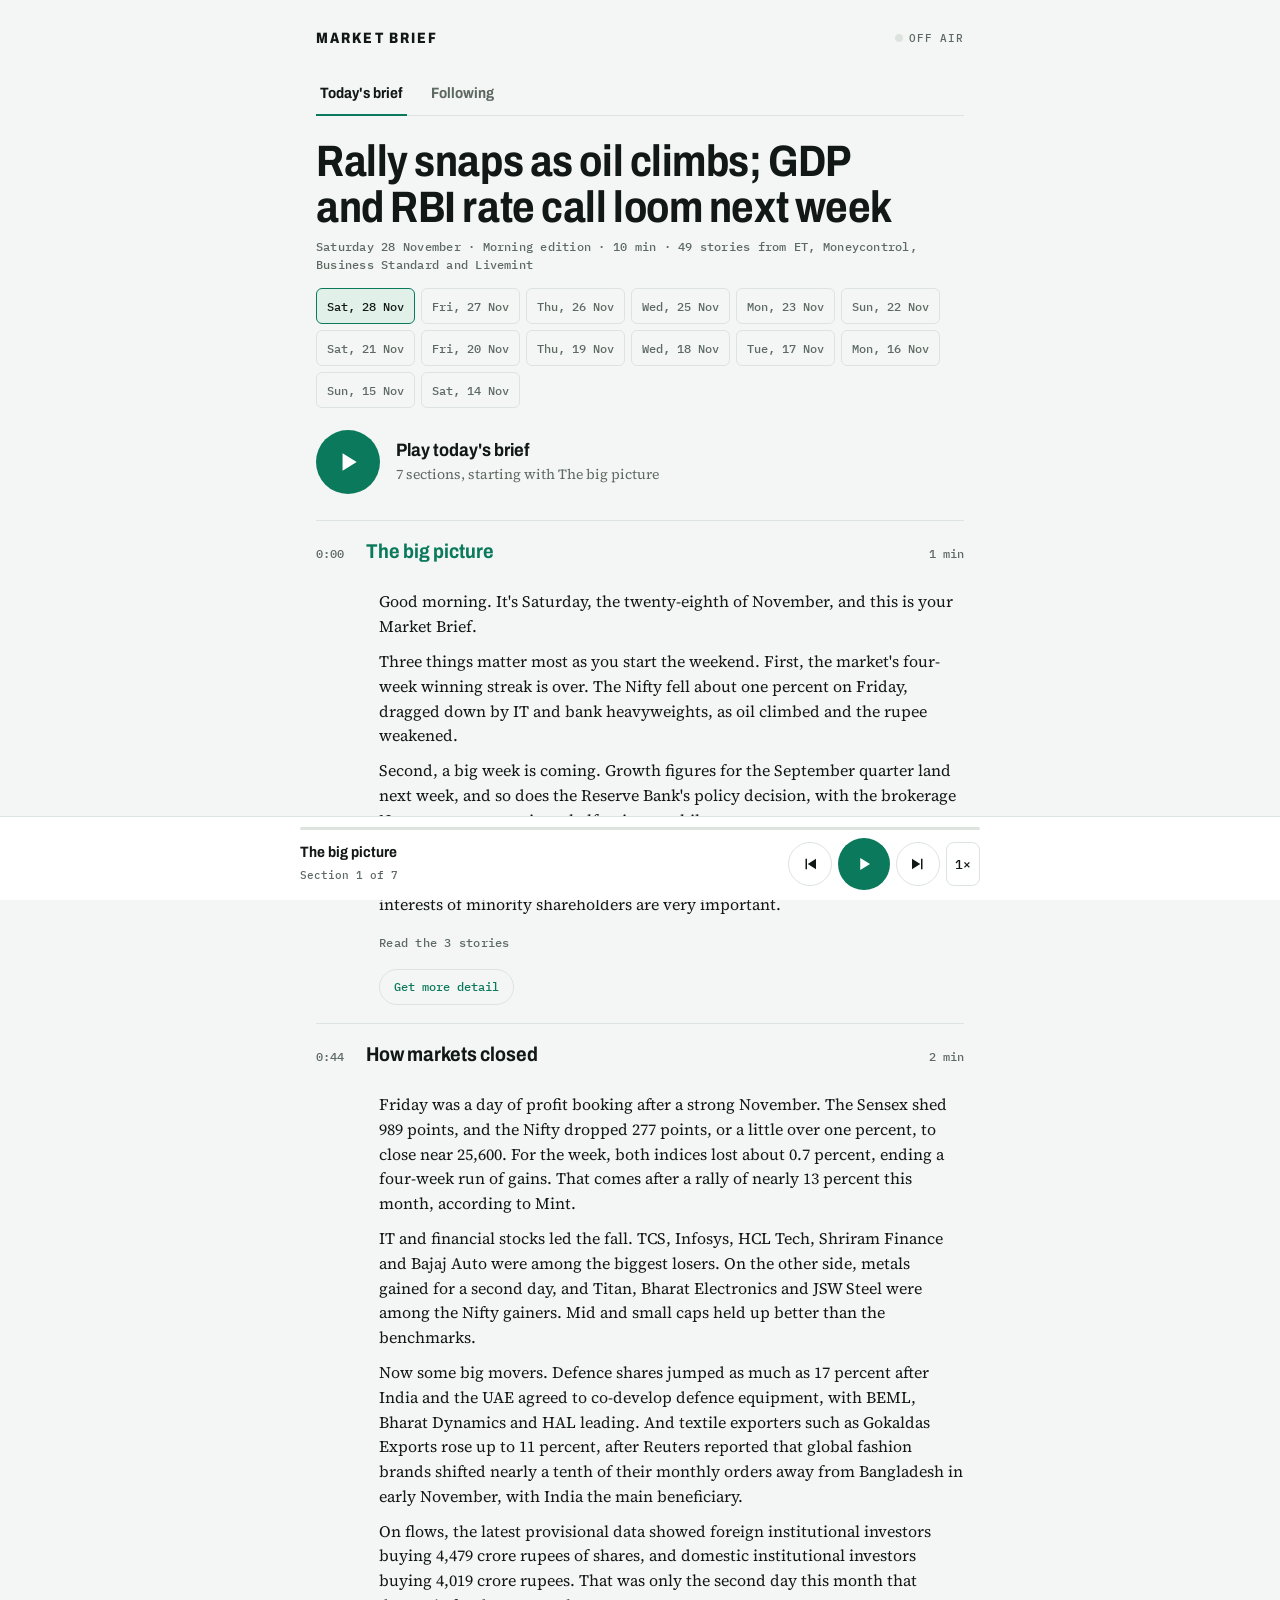
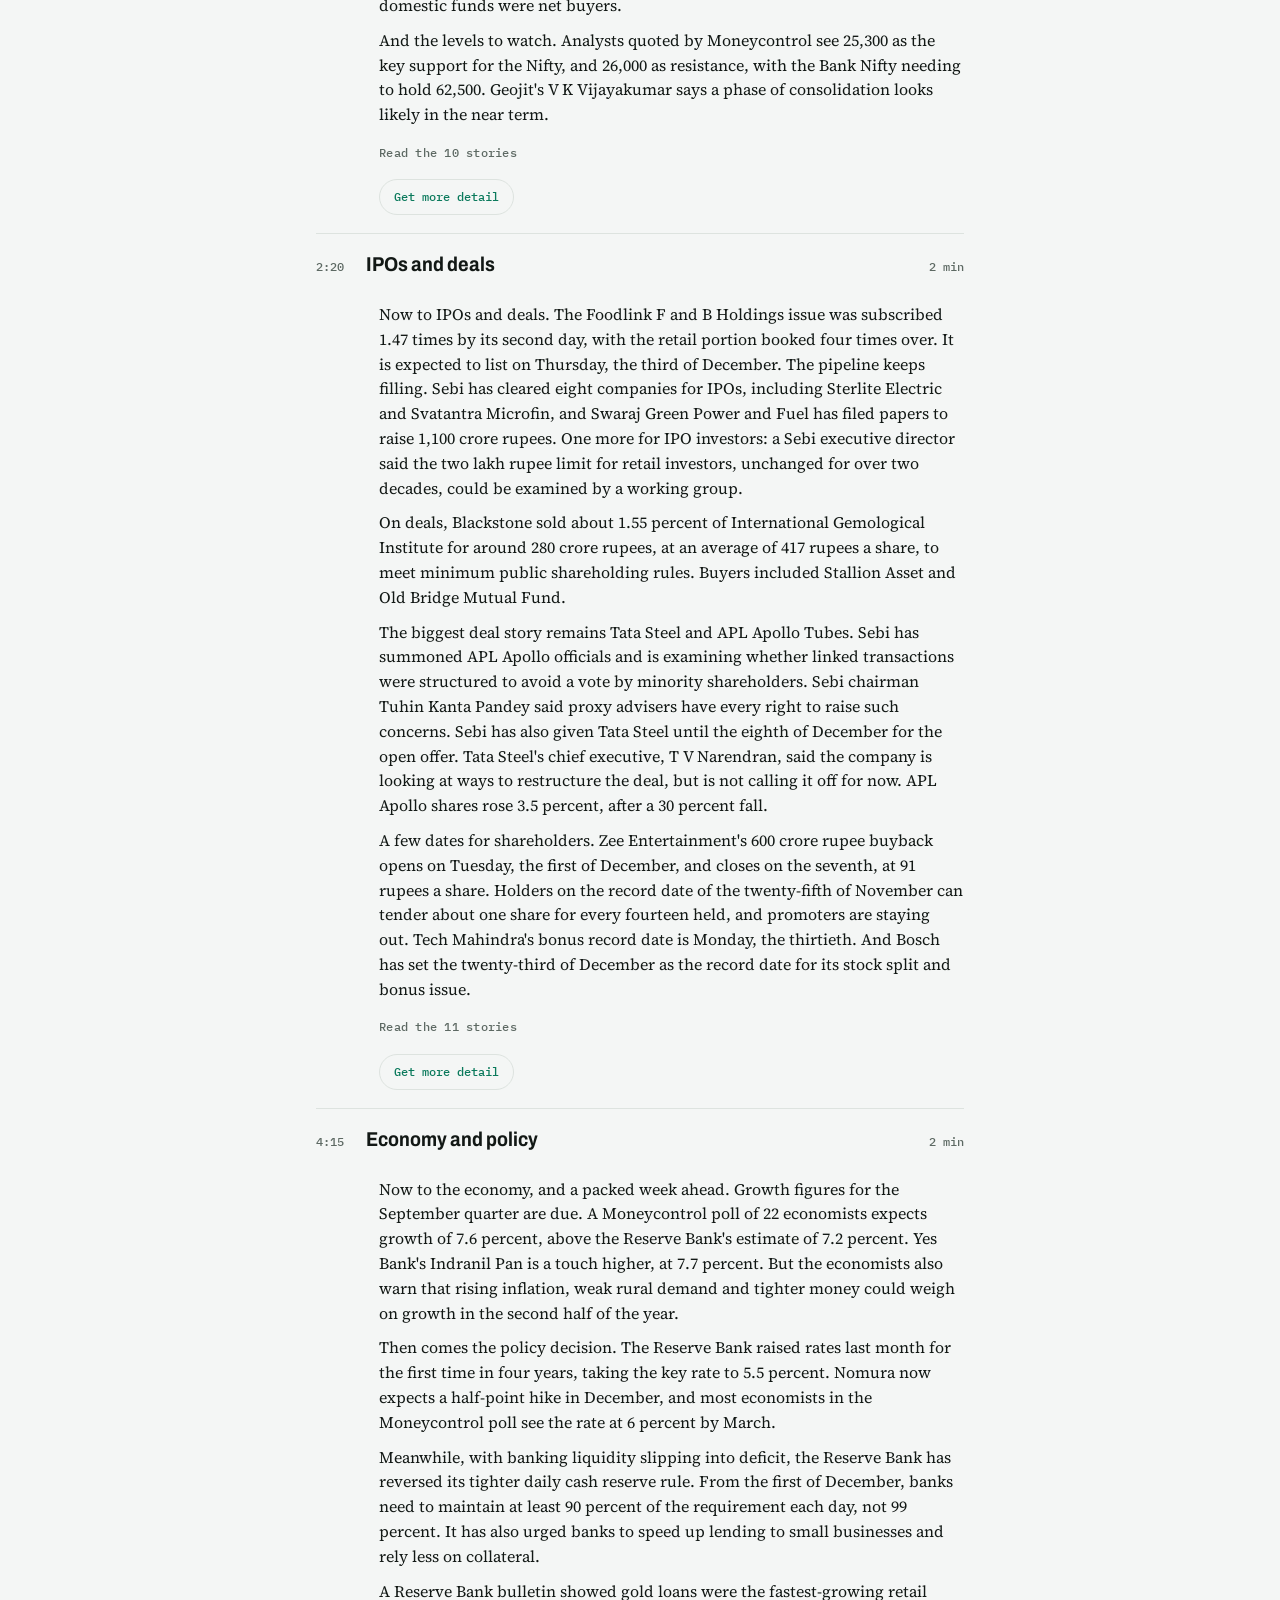
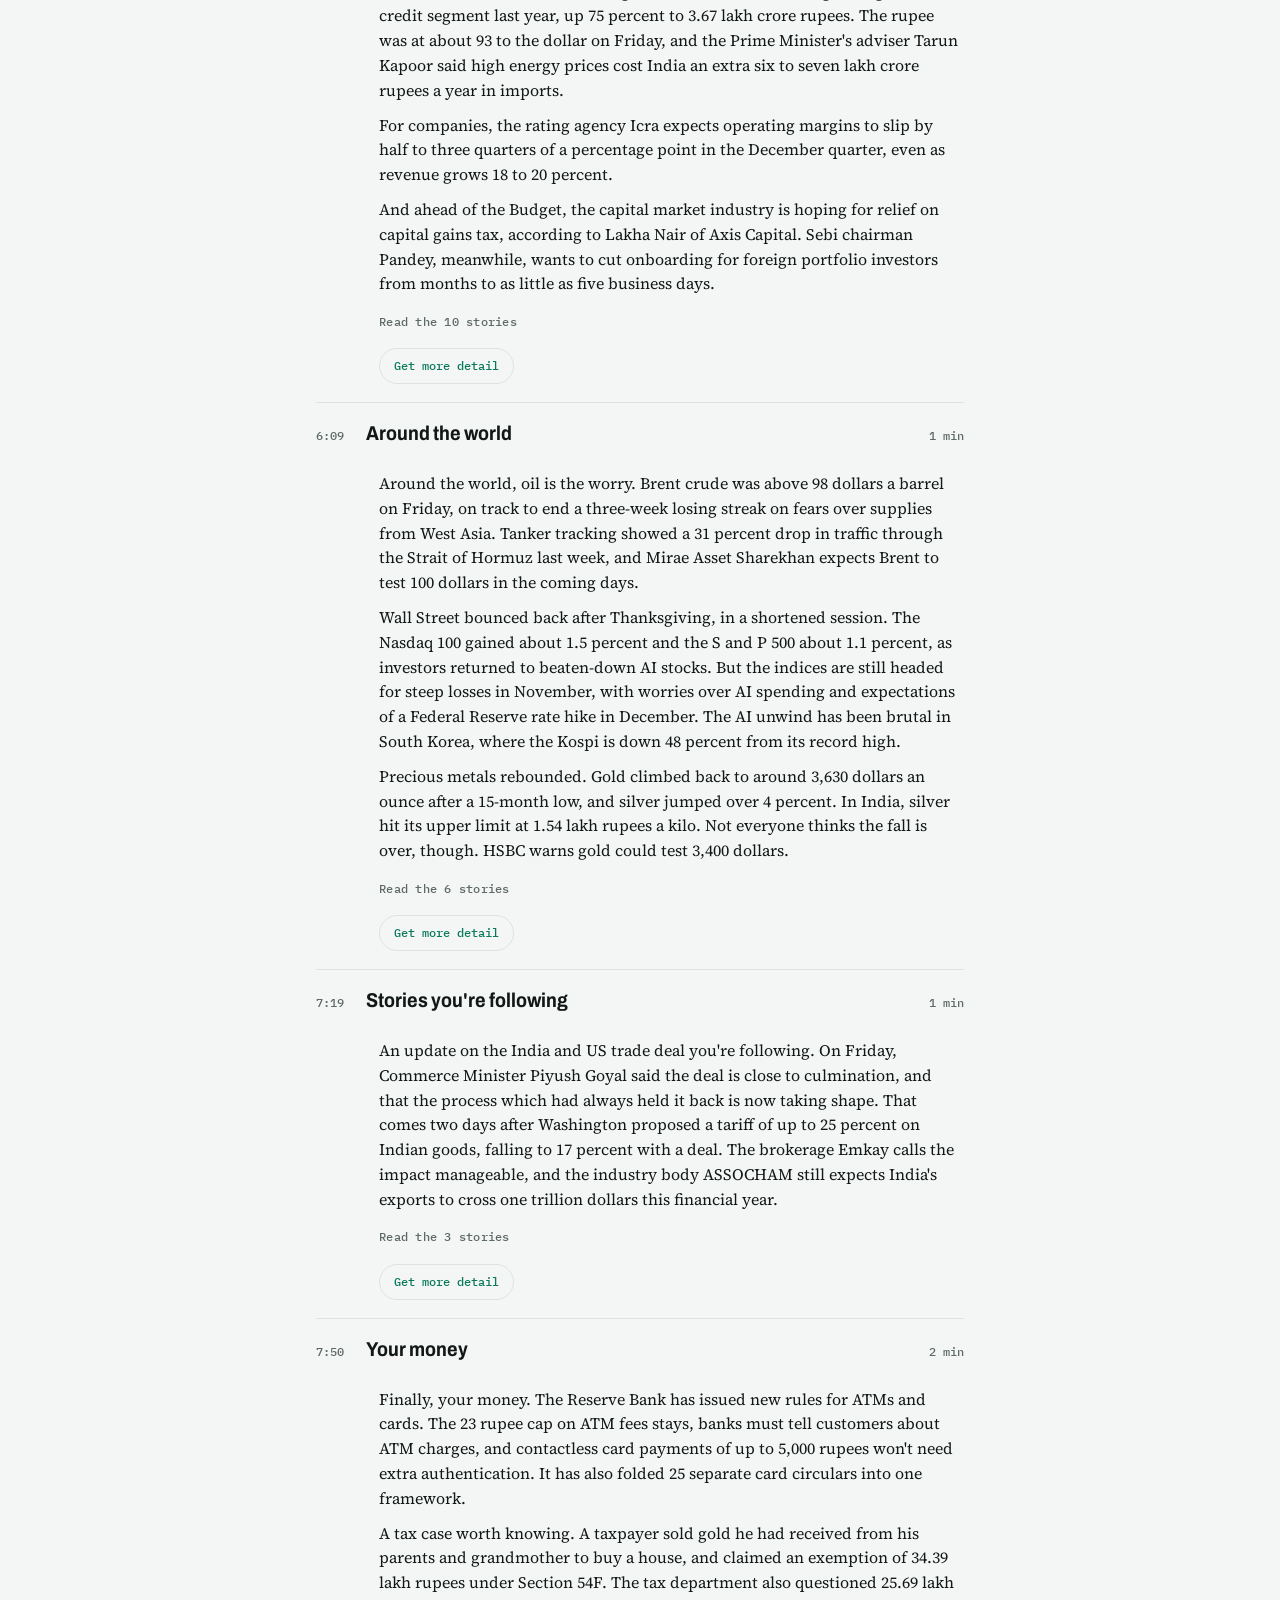
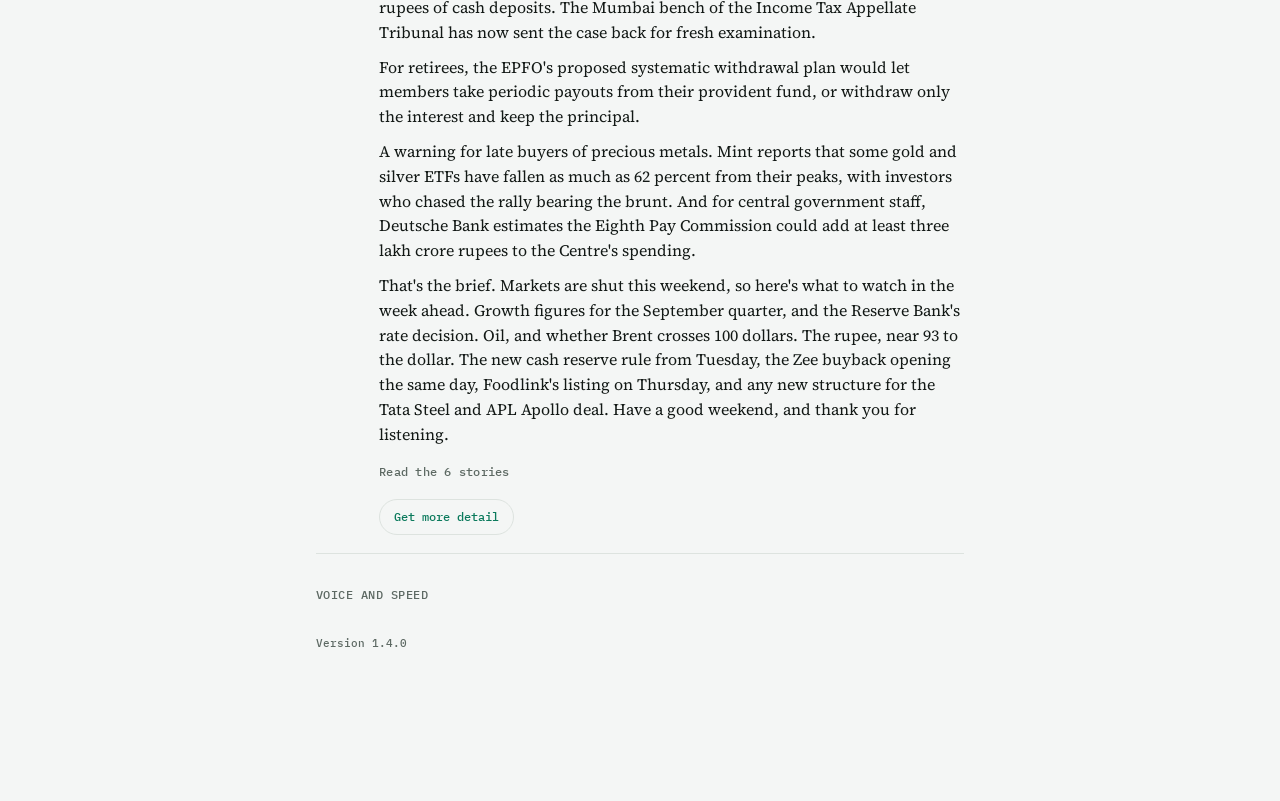
<file: index.html>
<!DOCTYPE html>
<html lang="en">
<head>
  <meta charset="UTF-8">
  <meta name="viewport" content="width=device-width, initial-scale=1, viewport-fit=cover">
  <title>Market Brief</title>
  <meta name="description" content="A daily Indian financial news bulletin from ET, Moneycontrol, Business Standard and Livemint, read aloud.">

  <!-- PWA: manifest + theme colour -->
  <link rel="manifest" href="manifest.json">
  <meta name="theme-color" content="#0a2350">

  <!-- Icons (relative paths: the app lives under /market-brief/) -->
  <link rel="icon" type="image/png" sizes="192x192" href="icons/icon-192.png">
  <link rel="apple-touch-icon" href="icons/apple-touch-icon.png">

  <!-- iPhone home-screen support -->
  <meta name="apple-mobile-web-app-capable" content="yes">
  <meta name="mobile-web-app-capable" content="yes">
  <meta name="apple-mobile-web-app-status-bar-style" content="default">
  <meta name="apple-mobile-web-app-title" content="Market Brief">

  <link rel="preconnect" href="https://fonts.googleapis.com">
  <link rel="stylesheet" href="https://fonts.googleapis.com/css2?family=Archivo:wdth,wght@75..100,500..800&family=Source+Serif+4:opsz,wght@8..60,400;8..60,600&family=IBM+Plex+Mono:wght@500&display=swap">
  <link rel="stylesheet" href="styles.css">
</head>
<body>
  <div id="offlineBar" class="banner banner-warn" hidden>You're offline. The last bulletin you opened still plays.</div>
  <div id="updateBar" class="banner banner-info" hidden>
    New version ready. <button id="reloadBtn" class="link">Tap to refresh</button>
  </div>

  <div class="page">
    <div class="mast">
      <span class="brand">Market Brief</span>
      <span class="mast-right">
        <button id="installBtn" class="install" hidden>Install</button>
        <span class="onair" id="onair">Off air</span>
      </span>
    </div>
    <nav class="tabs" aria-label="Sections">
      <button class="tab" id="tabToday" aria-pressed="true">Today's brief</button>
      <button class="tab" id="tabFollow" aria-pressed="false">Following <span class="count" id="followCount" hidden></span></button>
    </nav>

    <section id="followView" hidden>
      <h1>Stories you're following</h1>
      <div class="edition">Each story is tracked from where it began, and updated every morning with the day's news.</div>
      <ul class="stories-list" id="storyList"></ul>
      <p class="note follow-help">To follow another story, ask Claude from the phone app or your PC, for example "Track the Tata Motors demerger". To stop, say "Stop tracking the Jio IPO".</p>
    </section>

    <div id="readerView">
    <button class="back" id="backBtn" hidden>‹ All stories</button>
    <h1 id="headline">Your daily financial news, read aloud</h1>
    <div class="edition" id="edition">Loading today's bulletin…</div>
    <div class="editions" id="editions"></div>

    <div class="start" id="start" hidden>
      <button class="big" id="bigPlay" aria-label="Play the bulletin"><svg viewBox="0 0 24 24" id="bigIcon"><path d="M7 4v16l13-8z"/></svg></button>
      <div class="start-text"><b id="startTitle">Play today's brief</b><span id="startSub"></span></div>
    </div>

    <ol class="rundown" id="rundown"></ol>
    <div class="empty" id="empty" hidden></div>
    </div>

    <details class="settings">
      <summary>Voice and speed</summary>
      <div class="row">
        <label>Reader <select id="reader"></select></label>
        <p class="note" id="audioNote">The Google voices keep playing when the screen locks or you switch apps, with play, pause and skip on your lock screen.</p>
        <div class="row" id="phoneOpts">
          <label>Accent <select id="accent"></select></label>
          <label>Voice <select id="voice"></select></label>
          <p class="note" id="accentHelp" hidden>This phone has no voice for this accent yet, so it uses its default one. On Android: Settings › System › Languages › Text-to-speech › Google › Install voice data › English (India). On iPhone: Settings › Accessibility › Spoken Content › Voices › English › India.</p>
          <p class="note">The phone voice stops when the screen locks, so the screen stays on while it reads.</p>
        </div>
      </div>
    </details>

    <footer class="app-footer"><span id="versionLabel"></span></footer>
  </div>

  <div class="bar">
    <div class="bar-in">
      <div class="progress"><i id="prog"></i></div>
      <div class="now"><b id="nowTitle">Nothing playing</b><span id="nowSub">Tap play to start</span></div>
      <div class="ctl">
        <button class="rnd" id="prev" aria-label="Previous section"><svg viewBox="0 0 24 24"><path d="M6 5h2v14H6zM20 5v14L9 12z"/></svg></button>
        <button class="rnd play" id="play" aria-label="Play"><svg viewBox="0 0 24 24" id="playIcon"><path d="M7 4v16l13-8z"/></svg></button>
        <button class="rnd" id="next" aria-label="Next section"><svg viewBox="0 0 24 24"><path d="M16 5h2v14h-2zM4 5v14l11-7z"/></svg></button>
        <button class="rate" id="rate" aria-label="Playback speed">1×</button>
      </div>
    </div>
  </div>

  <dialog class="sheet" id="askSheet" aria-labelledby="askTitle">
    <form method="dialog" class="sheet-in" onsubmit="return false">
      <h2 id="askTitle">Get more detail</h2>
      <div class="ask-from" id="askFrom"></div>
      <p class="ask-text" id="askText"></p>
      <label for="askQ">What do you want to know?</label>
      <textarea id="askQ" rows="3" placeholder="e.g. Why are foreign investors selling, and who is buying?"></textarea>
      <div class="sheet-actions">
        <button type="button" class="btn-primary" id="askSend">Send request</button>
        <button type="button" class="btn-plain" id="askCopy">Copy for Claude</button>
        <button type="button" class="btn-plain" id="askClose">Cancel</button>
      </div>
      <p class="note" id="askMsg" aria-live="polite"></p>
      <p class="note">Send request files it on your GitHub, signed in as you. Claude checks every two hours from 8 AM to 10 PM, researches it from the beginning, and adds it to Following. Copy for Claude is for an answer straight away in the Claude app.</p>
    </form>
  </dialog>

  <script src="app.js"></script>
</body>
</html>
</file>
<file: styles.css>
/* Layout: one column read like a radio script; a thumb-reach control bar pinned to the bottom. */
:root {
  --bg: #f4f6f5; --surface: #ffffff; --ink: #121815; --muted: #5d6963; --line: #dde3df;
  --accent: #0b7a5c; --accent-ink: #ffffff; --wash: #e2f0ea; --live: #d1342f;
  --warn-bg: #fff4e5; --warn-text: #8a4b00;
  --display: "Archivo", "Arial Narrow", system-ui, sans-serif;
  --read: "Source Serif 4", Georgia, "Times New Roman", serif;
  --mono: "IBM Plex Mono", ui-monospace, Consolas, monospace;
}
@media (prefers-color-scheme: dark) {
  :root {
    --bg: #0f1412; --surface: #171e1b; --ink: #e8eeeb; --muted: #94a39c; --line: #26302c;
    --accent: #3cc49b; --accent-ink: #06130e; --wash: #18332a; --live: #ff6b62;
    --warn-bg: #3a2a12; --warn-text: #ffcf8a; color-scheme: dark;
  }
}
* { box-sizing: border-box; }
html, body { margin: 0; }
body { background: var(--bg); color: var(--ink); font: 16px/1.55 var(--read); -webkit-tap-highlight-color: transparent; }
.page { max-width: 680px; margin: 0 auto; padding-top: calc(20px + env(safe-area-inset-top, 0px)); padding-bottom: 150px;
        padding-left: max(16px, env(safe-area-inset-left, 0px)); padding-right: max(16px, env(safe-area-inset-right, 0px)); }
button, select { font: inherit; color: inherit; }
:focus-visible { outline: 2px solid var(--accent); outline-offset: 2px; }
[hidden] { display: none !important; }

.banner { padding: 10px 16px; font: 500 13px/1.4 var(--mono); text-align: center; padding-top: calc(10px + env(safe-area-inset-top, 0px)); }
.banner-warn { background: var(--warn-bg); color: var(--warn-text); }
.banner-info { background: var(--wash); }
.link { background: none; border: 0; color: inherit; font: inherit; text-decoration: underline; cursor: pointer; padding: 0; }

.mast { display: flex; justify-content: space-between; align-items: center; gap: 12px; min-height: 36px; }
.mast-right { display: flex; align-items: center; gap: 12px; }
.brand { font: 800 15px/1 var(--display); font-stretch: 80%; letter-spacing: .14em; text-transform: uppercase; }
.install { border: 1px solid var(--accent); color: var(--accent); background: transparent; border-radius: 8px; padding: 6px 12px;
           font: 600 13px/1 var(--display); cursor: pointer; min-height: 36px; }
.onair { font: 500 11px/1 var(--mono); letter-spacing: .08em; text-transform: uppercase; color: var(--muted);
         display: inline-flex; align-items: center; gap: 6px; }
.onair::before { content: ""; width: 8px; height: 8px; border-radius: 50%; background: var(--line); }
.onair.live { color: var(--live); }
.onair.live::before { background: var(--live); animation: pulse 1.4s ease-in-out infinite; }
@keyframes pulse { 50% { opacity: .3; } }

.tabs { display: flex; gap: 6px; margin-top: 16px; border-bottom: 1px solid var(--line); }
.tab { background: none; border: 0; border-bottom: 2px solid transparent; margin-bottom: -1px; padding: 10px 4px; min-height: 44px;
       font: 700 15px/1 var(--display); font-stretch: 88%; color: var(--muted); cursor: pointer; display: inline-flex; align-items: center; gap: 6px; }
.tab + .tab { margin-left: 14px; }
.tab[aria-pressed="true"] { color: var(--ink); border-bottom-color: var(--accent); }
.count { font: 500 11px/1 var(--mono); background: var(--accent); color: var(--accent-ink); border-radius: 999px; padding: 3px 6px; }
.back { background: none; border: 0; padding: 12px 0 0; min-height: 44px; font: 500 13px/1 var(--mono); color: var(--accent); cursor: pointer; }
.stories-list { list-style: none; padding: 0; margin: 22px 0 0; border-top: 1px solid var(--line); }
.story-card { display: grid; gap: 4px; width: 100%; text-align: left; background: none; border: 0; border-bottom: 1px solid var(--line);
              padding: 16px 0; cursor: pointer; min-width: 0; }
.story-card b { font: 700 20px/1.2 var(--display); font-stretch: 88%; display: flex; align-items: center; gap: 8px; }
.story-card span { color: var(--muted); font-size: 14px; }
.story-card small { font: 500 11px/1.4 var(--mono); color: var(--muted); letter-spacing: .02em; }
.badge { font: 600 10px/1 var(--mono); letter-spacing: .06em; text-transform: uppercase; background: var(--live); color: #fff;
         border-radius: 4px; padding: 3px 5px; vertical-align: 3px; margin-left: 6px; }
.follow-help { margin-top: 18px; color: var(--muted); }
h1 { font: 700 clamp(30px, 8vw, 44px)/1.05 var(--display); font-stretch: 85%; letter-spacing: -.01em;
     margin: 22px 0 8px; text-wrap: balance; }
.edition { font: 500 12px/1.5 var(--mono); color: var(--muted); letter-spacing: .02em; }
.editions { display: flex; gap: 6px; flex-wrap: wrap; margin-top: 14px; }
.ed { border: 1px solid var(--line); background: transparent; border-radius: 6px; padding: 6px 10px; min-height: 36px;
      font: 500 12px/1.3 var(--mono); cursor: pointer; color: var(--muted); }
.ed[aria-pressed="true"] { border-color: var(--accent); color: var(--ink); background: var(--wash); }

.start { display: flex; align-items: center; gap: 16px; margin: 22px 0 6px; }
.big { width: 64px; height: 64px; border-radius: 50%; border: 0; background: var(--accent); color: var(--accent-ink);
       display: grid; place-items: center; cursor: pointer; flex: none; }
.big svg { width: 26px; height: 26px; fill: currentColor; }
.start-text { min-width: 0; }
.start-text b { display: block; font: 700 18px/1.25 var(--display); font-stretch: 90%; }
.start-text span { color: var(--muted); font-size: 14px; }

.rundown { list-style: none; padding: 0; margin: 26px 0 0; border-top: 1px solid var(--line); }
.seg { border-bottom: 1px solid var(--line); padding: 18px 0; }
.seg-head { display: grid; grid-template-columns: auto 1fr auto; gap: 12px; align-items: baseline; cursor: pointer;
            background: none; border: 0; padding: 0; width: 100%; text-align: left; min-height: 44px; }
.seg-time { font: 500 12px/1 var(--mono); color: var(--muted); font-variant-numeric: tabular-nums; min-width: 3.2em; }
.seg-title { font: 700 20px/1.2 var(--display); font-stretch: 88%; min-width: 0; }
.seg-len { font: 500 12px/1 var(--mono); color: var(--muted); }
.seg.current .seg-title { color: var(--accent); }
.script { margin: 6px 0 0; padding-left: calc(3.2em + 12px); min-width: 0; }
.script p { margin: 0 0 10px; }
.s { border-radius: 3px; transition: background-color .2s; cursor: pointer; }
.s.now { background: var(--wash); box-shadow: 0 0 0 2px var(--wash); }
details.stories { margin-top: 4px; }
details.stories summary { font: 500 12px/1.4 var(--mono); color: var(--muted); cursor: pointer; letter-spacing: .02em; min-height: 32px; display: flex; align-items: center; }
details.stories ul { list-style: none; padding: 0; margin: 8px 0 0; display: grid; gap: 10px; }
details.stories a { color: var(--ink); text-decoration: none; font-size: 14px; line-height: 1.4; display: block; }
details.stories a:hover { color: var(--accent); }
details.stories small { display: block; font: 500 11px/1.4 var(--mono); color: var(--muted); }

.ask { margin-top: 10px; background: none; border: 1px solid var(--line); border-radius: 999px; padding: 0 14px; min-height: 36px;
       font: 500 12px/1 var(--mono); color: var(--accent); cursor: pointer; }
.ask:hover { border-color: var(--accent); }
.sheet { border: 0; padding: 0; width: min(560px, 100%); max-width: 100%; margin: auto auto 0; border-radius: 16px 16px 0 0;
         background: var(--surface); color: var(--ink); max-height: 90vh; }
.sheet::backdrop { background: rgba(0, 0, 0, .45); }
.sheet-in { display: grid; gap: 10px; padding: 20px max(16px, env(safe-area-inset-left, 0px)) calc(20px + env(safe-area-inset-bottom, 0px)); }
.sheet h2 { margin: 0; font: 700 22px/1.2 var(--display); font-stretch: 88%; }
.ask-from { font: 500 12px/1.4 var(--mono); color: var(--muted); }
.ask-text { margin: 0; font-size: 14px; color: var(--muted); max-height: 7.5em; overflow: auto; border-left: 3px solid var(--line); padding-left: 10px; }
.sheet label { font: 500 13px/1.4 var(--mono); }
.sheet textarea { width: 100%; font: 16px/1.4 var(--read); padding: 10px; border: 1px solid var(--line); border-radius: 10px;
                  background: var(--bg); color: var(--ink); resize: vertical; }
.sheet .note:empty { display: none; }
.sheet .note { margin: 0; }
.sheet-actions { display: flex; flex-wrap: wrap; gap: 8px; }
.btn-primary { min-height: 44px; padding: 0 18px; border: 0; border-radius: 10px; background: var(--accent); color: var(--accent-ink);
               font: 700 15px/1 var(--display); cursor: pointer; }
.btn-plain { min-height: 44px; padding: 0 14px; border: 1px solid var(--line); border-radius: 10px; background: transparent;
             font: 600 14px/1 var(--display); cursor: pointer; }
.empty { padding: 28px 0; color: var(--muted); }
.empty b { display: block; color: var(--ink); font: 700 20px/1.3 var(--display); font-stretch: 90%; margin-bottom: 6px; }

.settings { margin-top: 26px; font-size: 14px; color: var(--muted); }
.settings summary { cursor: pointer; font: 500 12px/1.4 var(--mono); letter-spacing: .04em; text-transform: uppercase; min-height: 32px; display: flex; align-items: center; }
.settings .row { display: grid; gap: 12px; margin-top: 12px; }
.settings .row .row { margin-top: 0; }
.settings label { display: grid; gap: 4px; }
.settings select { width: 100%; min-height: 44px; padding: 8px; font-size: 16px; border: 1px solid var(--line); border-radius: 8px; background: var(--surface); }
.note { font-size: 13px; }
.app-footer { margin-top: 24px; font: 500 11px/1.4 var(--mono); color: var(--muted); }

.bar { position: fixed; left: 0; right: 0; bottom: 0; z-index: 5; background: var(--surface); border-top: 1px solid var(--line);
       padding-top: 10px; padding-bottom: calc(10px + env(safe-area-inset-bottom, 0px));
       padding-left: max(16px, env(safe-area-inset-left, 0px)); padding-right: max(16px, env(safe-area-inset-right, 0px)); }
.bar-in { max-width: 680px; margin: 0 auto; display: grid; grid-template-columns: 1fr auto; gap: 8px 12px; align-items: center; }
.progress { grid-column: 1 / -1; height: 3px; background: var(--line); border-radius: 2px; overflow: hidden; }
.progress i { display: block; height: 100%; width: 0; background: var(--accent); transition: width .3s; }
.now { min-width: 0; }
.now b { display: block; font: 700 15px/1.2 var(--display); font-stretch: 88%; white-space: nowrap; overflow: hidden; text-overflow: ellipsis; }
.now span { font: 500 11px/1.4 var(--mono); color: var(--muted); }
.ctl { display: flex; align-items: center; gap: 6px; }
.rnd { width: 44px; height: 44px; border-radius: 50%; border: 1px solid var(--line); background: var(--surface);
       display: grid; place-items: center; cursor: pointer; padding: 0; }
.rnd svg { width: 18px; height: 18px; fill: currentColor; }
.rnd.play { width: 52px; height: 52px; background: var(--accent); color: var(--accent-ink); border: 0; }
.rate { border: 1px solid var(--line); background: var(--surface); border-radius: 8px; height: 44px; padding: 0 8px;
        font: 500 13px/1 var(--mono); cursor: pointer; }
@media (max-width: 520px) { .script { padding-left: 0; } }
@media (prefers-reduced-motion: reduce) { .onair.live::before { animation: none; } .progress i, .s { transition: none; } }
</file>
